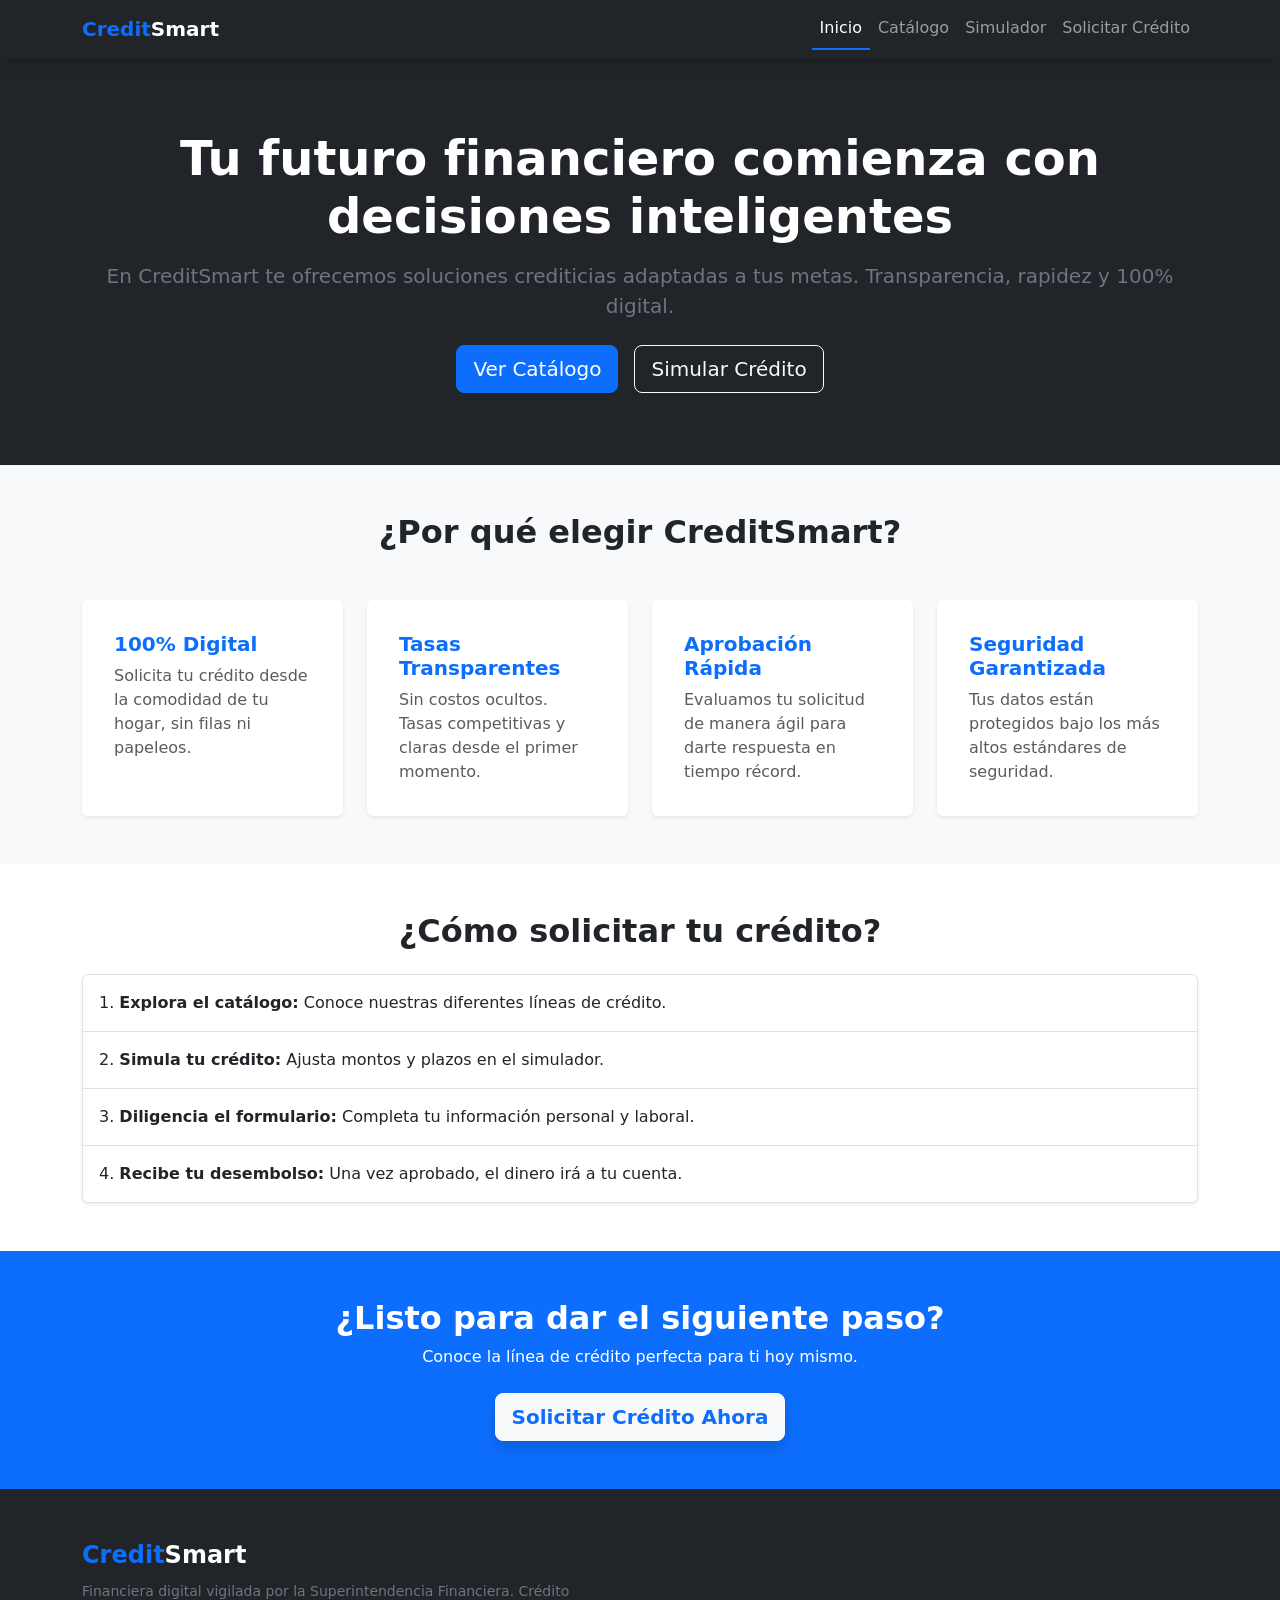
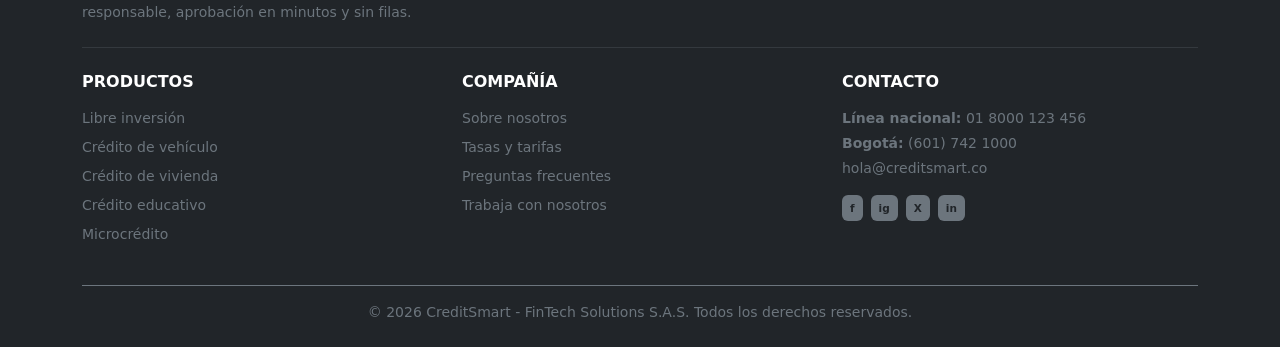
<file: index.html>
<!DOCTYPE html>
<html lang="es">
<head>
    <meta charset="UTF-8">
    <meta name="viewport" content="width=device-width, initial-scale=1.0">
    <title>CreditSmart - Tu Aliado Financiero</title>
    <!-- Bootstrap 5 CSS CDN -->
    <link href="https://cdn.jsdelivr.net/npm/bootstrap@5.3.3/dist/css/bootstrap.min.css" rel="stylesheet">
    <link rel="stylesheet" href="css/styles.css">
</head>
<body class="bg-light">

    <!-- Encabezado Sticky y Navegación -->
    <header class="sticky-top">
        <nav class="navbar navbar-expand-lg navbar-dark bg-dark shadow">
            <div class="container">
                <a class="navbar-brand fw-bold text-primary" href="index.html">Credit<span class="text-white">Smart</span></a>
                <button class="navbar-toggler" type="button" data-bs-toggle="collapse" data-bs-target="#navbarNav">
                    <span class="navbar-toggler-icon"></span>
                </button>
                <div class="collapse navbar-collapse" id="navbarNav">
                    <ul class="navbar-nav ms-auto">
                        <li class="nav-item"><a class="nav-link active" href="index.html">Inicio</a></li>
                        <li class="nav-item"><a class="nav-link" href="catalog.html">Catálogo</a></li>
                        <li class="nav-item"><a class="nav-link" href="simulator.html">Simulador</a></li>
                        <li class="nav-item"><a class="nav-link" href="request.html">Solicitar Crédito</a></li>
                    </ul>
                </div>
            </div>
        </nav>
    </header>

    <main>
        <!-- Hero Section -->
        <section class="bg-dark text-white py-5 text-center">
            <div class="container py-4">
                <h1 class="display-5 fw-bold mb-3">Tu futuro financiero comienza con decisiones inteligentes</h1>
                <p class="lead text-secondary mb-4">En CreditSmart te ofrecemos soluciones crediticias adaptadas a tus metas. Transparencia, rapidez y 100% digital.</p>
                <div class="d-flex justify-content-center gap-3">
                    <a href="catalog.html" class="btn btn-primary btn-lg">Ver Catálogo</a>
                    <a href="simulator.html" class="btn btn-outline-light btn-lg">Simular Crédito</a>
                </div>
            </div>
        </section>

        <!-- Características -->
        <section class="container py-5">
            <h2 class="text-center fw-bold mb-5">¿Por qué elegir CreditSmart?</h2>
            <div class="row row-cols-1 row-cols-md-2 row-cols-lg-4 g-4">
                <div class="col">
                    <div class="card h-100 shadow-sm border-0 p-3">
                        <div class="card-body">
                            <h3 class="h5 card-title text-primary fw-bold">100% Digital</h3>
                            <p class="card-text text-muted">Solicita tu crédito desde la comodidad de tu hogar, sin filas ni papeleos.</p>
                        </div>
                    </div>
                </div>
                <div class="col">
                    <div class="card h-100 shadow-sm border-0 p-3">
                        <div class="card-body">
                            <h3 class="h5 card-title text-primary fw-bold">Tasas Transparentes</h3>
                            <p class="card-text text-muted">Sin costos ocultos. Tasas competitivas y claras desde el primer momento.</p>
                        </div>
                    </div>
                </div>
                <div class="col">
                    <div class="card h-100 shadow-sm border-0 p-3">
                        <div class="card-body">
                            <h3 class="h5 card-title text-primary fw-bold">Aprobación Rápida</h3>
                            <p class="card-text text-muted">Evaluamos tu solicitud de manera ágil para darte respuesta en tiempo récord.</p>
                        </div>
                    </div>
                </div>
                <div class="col">
                    <div class="card h-100 shadow-sm border-0 p-3">
                        <div class="card-body">
                            <h3 class="h5 card-title text-primary fw-bold">Seguridad Garantizada</h3>
                            <p class="card-text text-muted">Tus datos están protegidos bajo los más altos estándares de seguridad.</p>
                        </div>
                    </div>
                </div>
            </div>
        </section>

        <!-- ¿Cómo funciona? -->
        <section class="bg-white py-5">
            <div class="container max-w-lg">
                <h2 class="text-center fw-bold mb-4">¿Cómo solicitar tu crédito?</h2>
                <ol class="list-group list-group-numbered shadow-sm">
                    <li class="list-group-item py-3"><strong>Explora el catálogo:</strong> Conoce nuestras diferentes líneas de crédito.</li>
                    <li class="list-group-item py-3"><strong>Simula tu crédito:</strong> Ajusta montos y plazos en el simulador.</li>
                    <li class="list-group-item py-3"><strong>Diligencia el formulario:</strong> Completa tu información personal y laboral.</li>
                    <li class="list-group-item py-3"><strong>Recibe tu desembolso:</strong> Una vez aprobado, el dinero irá a tu cuenta.</li>
                </ol>
            </div>
        </section>

        <!-- CTA Final -->
        <section class="bg-primary text-white py-5 text-center">
            <div class="container">
                <h2 class="fw-bold mb-2">¿Listo para dar el siguiente paso?</h2>
                <p class="mb-4">Conoce la línea de crédito perfecta para ti hoy mismo.</p>
                <a href="request.html" class="btn btn-light btn-lg text-primary fw-bold shadow">Solicitar Crédito Ahora</a>
            </div>
        </section>
    </main>

    <!-- Contenedor del Footer -->
    <footer class="bg-dark text-white pt-5 pb-4 mt-auto">
        <div class="container">
            <!-- Resumen de la Empresa -->
            <div class="mb-4">
                <a class="navbar-brand fw-bold text-primary fs-4 d-block mb-2" href="index.html">
                    Credit<span class="text-white">Smart</span>
                </a>
                <p class="text-secondary small mb-0" style="max-width: 550px;">
                    Financiera digital vigilada por la Superintendencia Financiera. Crédito responsable, aprobación en minutos y sin filas.
                </p>
            </div>

            <hr class="border-secondary my-4">

            <!-- Columnas de Información -->
            <div class="row g-4 text-secondary small">
                <!-- Productos -->
                <div class="col-6 col-md-4">
                    <h6 class="text-white fw-bold mb-3 text-uppercase">Productos</h6>
                    <ul class="list-unstyled">
                        <li class="mb-2"><span class="text-secondary text-decoration-none">Libre inversión</span></li>
                        <li class="mb-2"><span class="text-secondary text-decoration-none">Crédito de vehículo</span></li>
                        <li class="mb-2"><span class="text-secondary text-decoration-none">Crédito de vivienda</span></li>
                        <li class="mb-2"><span class="text-secondary text-decoration-none">Crédito educativo</span></li>
                        <li class="mb-2"><span class="text-secondary text-decoration-none">Microcrédito</span></li>
                    </ul>
                </div>

                <!-- Compañía -->
                <div class="col-6 col-md-4">
                    <h6 class="text-white fw-bold mb-3 text-uppercase">Compañía</h6>
                    <ul class="list-unstyled">
                        <li class="mb-2"><span class="text-secondary text-decoration-none">Sobre nosotros</span></li>
                        <li class="mb-2"><span class="text-secondary text-decoration-none">Tasas y tarifas</span></li>
                        <li class="mb-2"><span class="text-secondary text-decoration-none">Preguntas frecuentes</span></li>
                        <li class="mb-2"><span class="text-secondary text-decoration-none">Trabaja con nosotros</span></li>
                    </ul>
                </div>

                <!-- Contacto -->
                <div class="col-12 col-md-4">
                    <h6 class="text-white fw-bold mb-3 text-uppercase">Contacto</h6>
                    <p class="mb-1"><strong>Línea nacional:</strong> 01 8000 123 456</p>
                    <p class="mb-1"><strong>Bogotá:</strong> (601) 742 1000</p>
                    <p class="mb-3">hola@creditsmart.co</p>
                    
                    <div class="d-flex gap-2">
                        <span class="badge bg-secondary text-dark p-2">f</span>
                        <span class="badge bg-secondary text-dark p-2">ig</span>
                        <span class="badge bg-secondary text-dark p-2">X</span>
                        <span class="badge bg-secondary text-dark p-2">in</span>
                    </div>
                </div>
            </div>

            <div class="text-center text-secondary small mt-4 pt-3 border-top border-secondary">
                <p class="mb-0">&copy; 2026 CreditSmart - FinTech Solutions S.A.S. Todos los derechos reservados.</p>
            </div>
        </div>
    </footer>

    <script src="https://cdn.jsdelivr.net/npm/bootstrap@5.3.3/dist/js/bootstrap.bundle.min.js"></script>
</body>
</html>
</file>
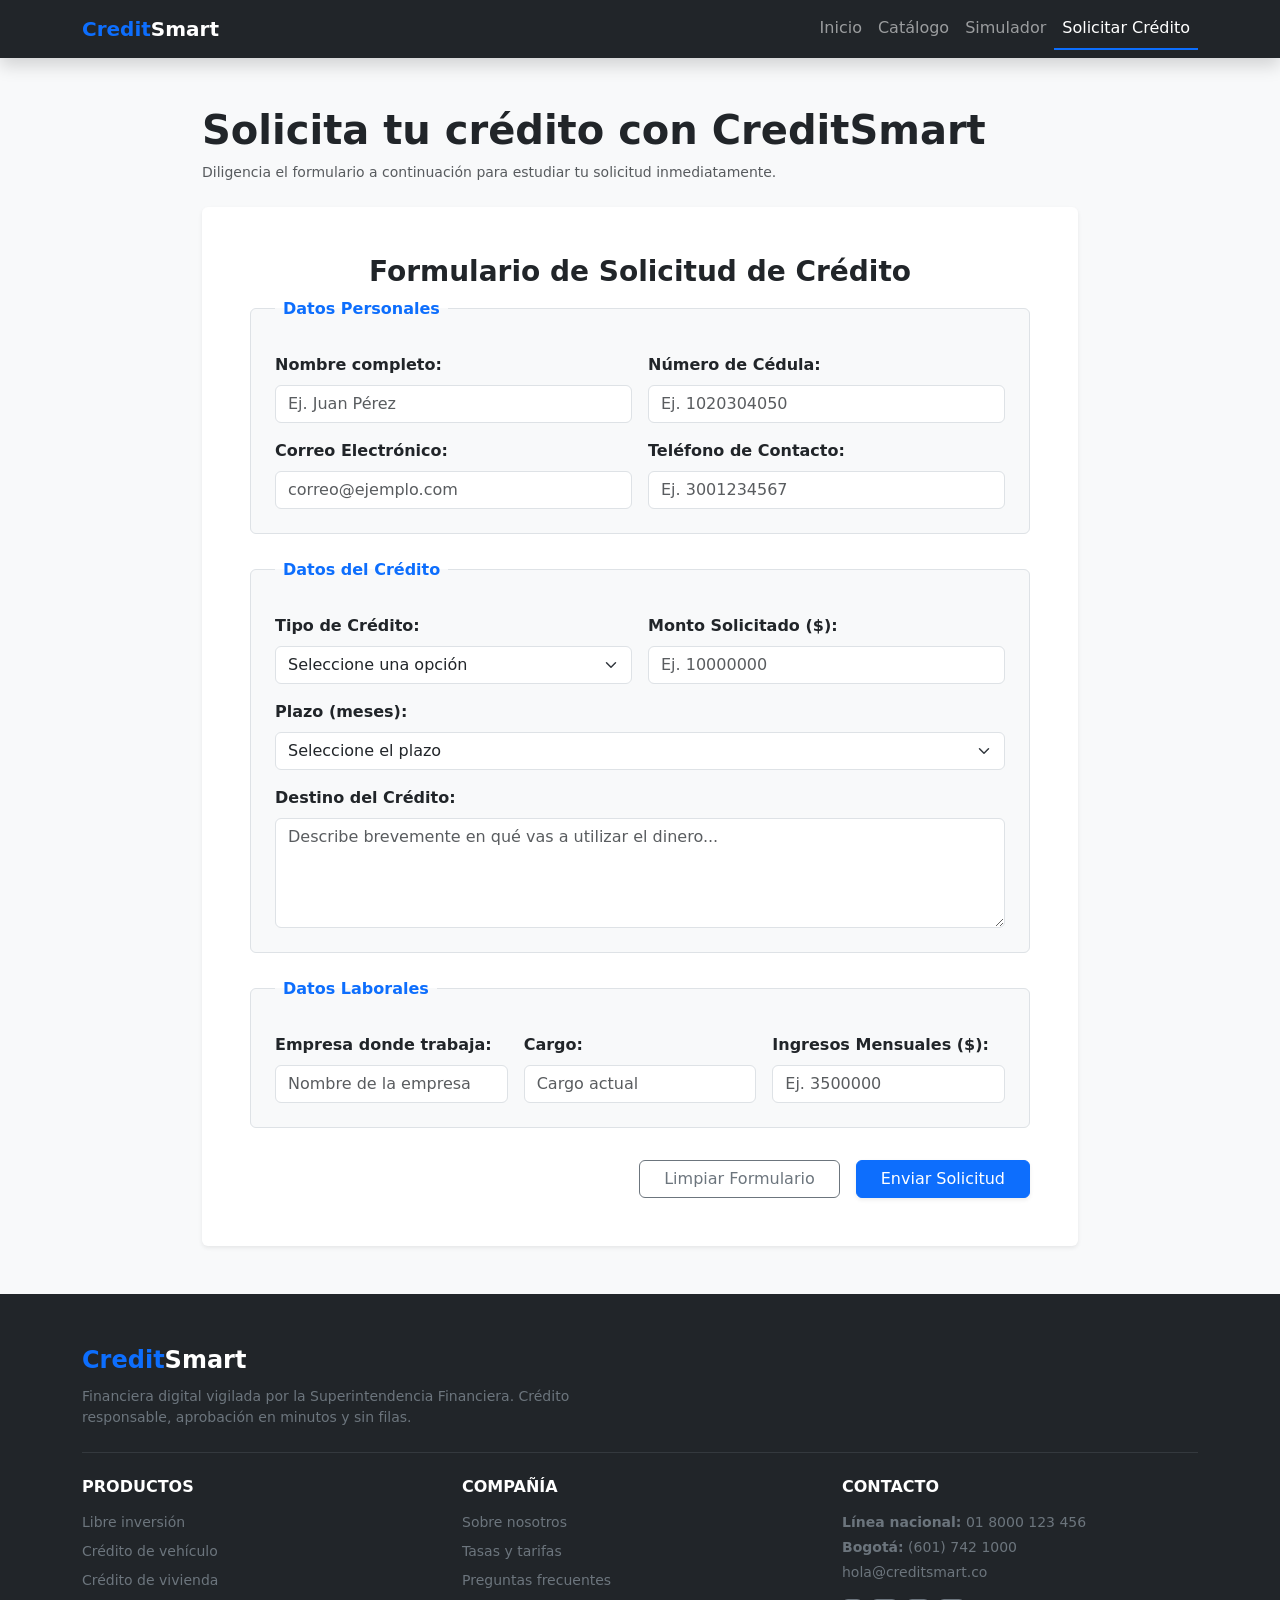
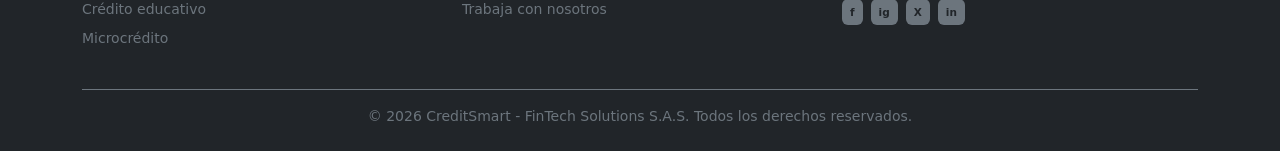
<file: request.html>
<!DOCTYPE html>
<html lang="es">
<head>
    <meta charset="UTF-8">
    <meta name="viewport" content="width=device-width, initial-scale=1.0">
    <title>CreditSmart - Solicitar Crédito</title>
    <link href="https://cdn.jsdelivr.net/npm/bootstrap@5.3.3/dist/css/bootstrap.min.css" rel="stylesheet">
    <link rel="stylesheet" href="css/styles.css">
</head>
<body class="bg-light">

    <header class="sticky-top">
        <nav class="navbar navbar-expand-lg navbar-dark bg-dark shadow">
            <div class="container">
                <a class="navbar-brand fw-bold text-primary" href="index.html">Credit<span class="text-white">Smart</span></a>
                <button class="navbar-toggler" type="button" data-bs-toggle="collapse" data-bs-target="#navbarNav">
                    <span class="navbar-toggler-icon"></span>
                </button>
                <div class="collapse navbar-collapse" id="navbarNav">
                    <ul class="navbar-nav ms-auto">
                        <li class="nav-item"><a class="nav-link" href="index.html">Inicio</a></li>
                        <li class="nav-item"><a class="nav-link" href="catalog.html">Catálogo</a></li>
                        <li class="nav-item"><a class="nav-link" href="simulator.html">Simulador</a></li>
                        <li class="nav-item"><a class="nav-link active" href="request.html">Solicitar Crédito</a></li>
                    </ul>
                </div>
            </div>
        </nav>
    </header>

    <main class="container py-5" style="max-width: 900px;">

        <div class="mb-4">
            <h1 class="fw-bold">Solicita tu crédito con CreditSmart</h1>
            <p class="text-muted small mb-0">Diligencia el formulario a continuación para estudiar tu solicitud inmediatamente.</p>
        </div>

        <section class="card shadow-sm p-4 p-md-5 border-0">
            <h1 class="h3 fw-bold text-center mb-2">Formulario de Solicitud de Crédito</h1>

            <form action="#" method="POST">
                
                <!-- Datos Personales -->
                <fieldset class="border p-4 rounded mb-4 bg-light">
                    <legend class="float-none w-auto px-2 fs-6 fw-bold text-primary">Datos Personales</legend>
                    
                    <div class="row g-3">
                        <div class="col-md-6">
                            <label for="nombre" class="form-label fw-semibold">Nombre completo:</label>
                            <input type="text" id="nombre" name="nombre" class="form-control" required placeholder="Ej. Juan Pérez">
                        </div>

                        <div class="col-md-6">
                            <label for="cedula" class="form-label fw-semibold">Número de Cédula:</label>
                            <input type="number" id="cedula" name="cedula" class="form-control" required placeholder="Ej. 1020304050">
                        </div>

                        <div class="col-md-6">
                            <label for="email" class="form-label fw-semibold">Correo Electrónico:</label>
                            <input type="email" id="email" name="email" class="form-control" required placeholder="correo@ejemplo.com">
                        </div>

                        <div class="col-md-6">
                            <label for="telefono" class="form-label fw-semibold">Teléfono de Contacto:</label>
                            <input type="tel" id="telefono" name="telefono" class="form-control" required placeholder="Ej. 3001234567">
                        </div>
                    </div>
                </fieldset>

                <!-- Datos del Crédito -->
                <fieldset class="border p-4 rounded mb-4 bg-light">
                    <legend class="float-none w-auto px-2 fs-6 fw-bold text-primary">Datos del Crédito</legend>

                    <div class="row g-3">
                        <div class="col-md-6">
                            <label for="tipo-credito" class="form-label fw-semibold">Tipo de Crédito:</label>
                            <select id="tipo-credito" name="tipo-credito" class="form-select" required>
                                <option value="" disabled selected>Seleccione una opción</option>
                                <option value="libre">Crédito Libre Inversión</option>
                                <option value="vehiculo">Crédito Vehículo</option>
                                <option value="vivienda">Crédito Vivienda</option>
                                <option value="educativo">Crédito Educativo</option>
                                <option value="empresarial">Crédito Empresarial</option>
                                <option value="microcredito">Microcrédito Emprendedor</option>
                            </select>
                        </div>

                        <div class="col-md-6">
                            <label for="monto" class="form-label fw-semibold">Monto Solicitado ($):</label>
                            <input type="number" id="monto" name="monto" min="500000" max="300000000" class="form-control" required placeholder="Ej. 10000000">
                        </div>

                        <div class="col-12">
                            <label for="plazo" class="form-label fw-semibold">Plazo (meses):</label>
                            <select id="plazo" name="plazo" class="form-select" required>
                                <option value="" disabled selected>Seleccione el plazo</option>
                                <option value="12">12 meses</option>
                                <option value="24">24 meses</option>
                                <option value="36">36 meses</option>
                                <option value="48">48 meses</option>
                                <option value="60">60 meses</option>
                            </select>
                        </div>

                        <div class="col-12">
                            <label for="destino" class="form-label fw-semibold">Destino del Crédito:</label>
                            <textarea id="destino" name="destino" rows="4" class="form-control" required placeholder="Describe brevemente en qué vas a utilizar el dinero..."></textarea>
                        </div>
                    </div>
                </fieldset>

                <!-- Datos Laborales -->
                <fieldset class="border p-4 rounded mb-4 bg-light">
                    <legend class="float-none w-auto px-2 fs-6 fw-bold text-primary">Datos Laborales</legend>

                    <div class="row g-3">
                        <div class="col-md-4">
                            <label for="empresa" class="form-label fw-semibold">Empresa donde trabaja:</label>
                            <input type="text" id="empresa" name="empresa" class="form-control" required placeholder="Nombre de la empresa">
                        </div>

                        <div class="col-md-4">
                            <label for="cargo" class="form-label fw-semibold">Cargo:</label>
                            <input type="text" id="cargo" name="cargo" class="form-control" required placeholder="Cargo actual">
                        </div>

                        <div class="col-md-4">
                            <label for="ingresos" class="form-label fw-semibold">Ingresos Mensuales ($):</label>
                            <input type="number" id="ingresos" name="ingresos" class="form-control" required placeholder="Ej. 3500000">
                        </div>
                    </div>
                </fieldset>

                <!-- Botones de Acción -->
                <div class="d-flex justify-content-end gap-3 pt-2">
                    <button type="reset" class="btn btn-outline-secondary px-4">Limpiar Formulario</button>
                    <button type="submit" class="btn btn-primary px-4 shadow-sm">Enviar Solicitud</button>
                </div>

            </form>
        </section>
    </main>

    <!-- Contenedor del Footer -->
    <footer class="bg-dark text-white pt-5 pb-4 mt-auto">
        <div class="container">
            <!-- Resumen de la Empresa -->
            <div class="mb-4">
                <a class="navbar-brand fw-bold text-primary fs-4 d-block mb-2" href="index.html">
                    Credit<span class="text-white">Smart</span>
                </a>
                <p class="text-secondary small mb-0" style="max-width: 550px;">
                    Financiera digital vigilada por la Superintendencia Financiera. Crédito responsable, aprobación en minutos y sin filas.
                </p>
            </div>

            <hr class="border-secondary my-4">

            <!-- Columnas de Información -->
            <div class="row g-4 text-secondary small">
                <!-- Productos -->
                <div class="col-6 col-md-4">
                    <h6 class="text-white fw-bold mb-3 text-uppercase">Productos</h6>
                    <ul class="list-unstyled">
                        <li class="mb-2"><span class="text-secondary text-decoration-none">Libre inversión</span></li>
                        <li class="mb-2"><span class="text-secondary text-decoration-none">Crédito de vehículo</span></li>
                        <li class="mb-2"><span class="text-secondary text-decoration-none">Crédito de vivienda</span></li>
                        <li class="mb-2"><span class="text-secondary text-decoration-none">Crédito educativo</span></li>
                        <li class="mb-2"><span class="text-secondary text-decoration-none">Microcrédito</span></li>
                    </ul>
                </div>

                <!-- Compañía -->
                <div class="col-6 col-md-4">
                    <h6 class="text-white fw-bold mb-3 text-uppercase">Compañía</h6>
                    <ul class="list-unstyled">
                        <li class="mb-2"><span class="text-secondary text-decoration-none">Sobre nosotros</span></li>
                        <li class="mb-2"><span class="text-secondary text-decoration-none">Tasas y tarifas</span></li>
                        <li class="mb-2"><span class="text-secondary text-decoration-none">Preguntas frecuentes</span></li>
                        <li class="mb-2"><span class="text-secondary text-decoration-none">Trabaja con nosotros</span></li>
                    </ul>
                </div>

                <!-- Contacto -->
                <div class="col-12 col-md-4">
                    <h6 class="text-white fw-bold mb-3 text-uppercase">Contacto</h6>
                    <p class="mb-1"><strong>Línea nacional:</strong> 01 8000 123 456</p>
                    <p class="mb-1"><strong>Bogotá:</strong> (601) 742 1000</p>
                    <p class="mb-3">hola@creditsmart.co</p>
                    
                    <div class="d-flex gap-2">
                        <span class="badge bg-secondary text-dark p-2">f</span>
                        <span class="badge bg-secondary text-dark p-2">ig</span>
                        <span class="badge bg-secondary text-dark p-2">X</span>
                        <span class="badge bg-secondary text-dark p-2">in</span>
                    </div>
                </div>
            </div>

            <div class="text-center text-secondary small mt-4 pt-3 border-top border-secondary">
                <p class="mb-0">&copy; 2026 CreditSmart - FinTech Solutions S.A.S. Todos los derechos reservados.</p>
            </div>
        </div>
    </footer>

    <script src="https://cdn.jsdelivr.net/npm/bootstrap@5.3.3/dist/js/bootstrap.bundle.min.js"></script>
</body>
</html>
</file>
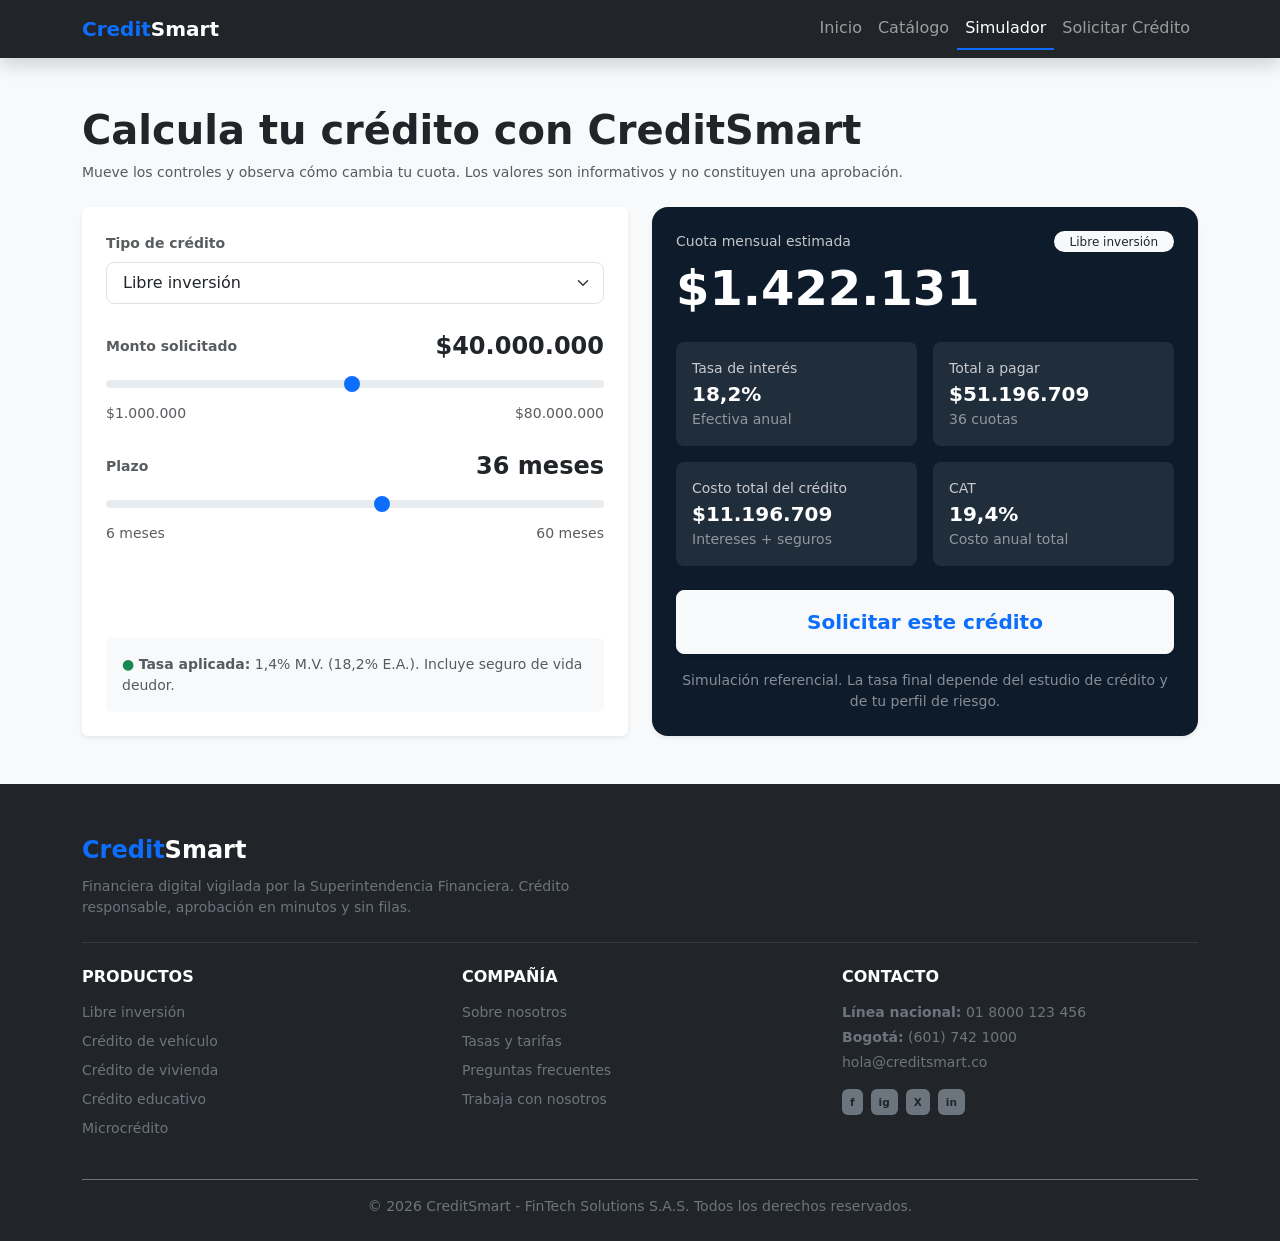
<file: simulator.html>
<!DOCTYPE html>
<html lang="es">
<head>
    <meta charset="UTF-8">
    <meta name="viewport" content="width=device-width, initial-scale=1.0">
    <title>CreditSmart - Simulador de Crédito</title>
    <link href="https://cdn.jsdelivr.net/npm/bootstrap@5.3.3/dist/css/bootstrap.min.css" rel="stylesheet">
    <link rel="stylesheet" href="css/styles.css">
</head>
<body class="bg-light">

    <!-- Header / Navbar -->
    <header class="sticky-top">
        <nav class="navbar navbar-expand-lg navbar-dark bg-dark shadow">
            <div class="container">
                <a class="navbar-brand fw-bold text-primary" href="index.html">Credit<span class="text-white">Smart</span></a>
                <button class="navbar-toggler" type="button" data-bs-toggle="collapse" data-bs-target="#navbarNav">
                    <span class="navbar-toggler-icon"></span>
                </button>
                <div class="collapse navbar-collapse" id="navbarNav">
                    <ul class="navbar-nav ms-auto">
                        <li class="nav-item"><a class="nav-link" href="index.html">Inicio</a></li>
                        <li class="nav-item"><a class="nav-link" href="catalog.html">Catálogo</a></li>
                        <li class="nav-item"><a class="nav-link active" href="simulator.html">Simulador</a></li>
                        <li class="nav-item"><a class="nav-link" href="request.html">Solicitar Crédito</a></li>
                    </ul>
                </div>
            </div>
        </nav>
    </header>

    <!-- Main Content -->
    <main class="container py-5">
        <div class="mb-4">
            <h1 class="fw-bold">Calcula tu crédito con CreditSmart</h1>
            <p class="text-muted small mb-0">Mueve los controles y observa cómo cambia tu cuota. Los valores son informativos y no constituyen una aprobación.</p>
        </div>

        <div class="row g-4">
            <!-- Columna Izquierda: Controles del Simulador -->
            <div class="col-lg-6">
                <div class="card border-0 shadow-sm p-4 h-100">
                    
                    <!-- Tipo de Crédito -->
                    <div class="mb-4">
                        <label for="tipo-credito" class="form-label text-muted fw-semibold small">Tipo de crédito</label>
                        <select id="tipo-credito" class="form-select form-select-lg fs-6">
                            <option value="libre">Libre inversión</option>
                            <option value="vehiculo">Crédito de vehículo</option>
                            <option value="vivienda">Crédito de vivienda</option>
                            <option value="educativo">Crédito educativo</option>
                            <option value="empresarial">Crédito Empresarial</option>
                            <option value="microcredito">Microcrédito Emprendedor</option>
                        </select>
                    </div>

                    <!-- Monto Solicitado -->
                    <div class="mb-4">
                        <div class="d-flex justify-content-between align-items-center mb-2">
                            <label for="monto-range" class="form-label text-muted fw-semibold small mb-0">Monto solicitado</label>
                            <span class="fs-4 fw-bold text-dark">$40.000.000</span>
                        </div>
                        <input type="range" class="form-range" id="monto-range" min="1000000" max="80000000" step="500000" value="40000000">
                        <div class="d-flex justify-content-between text-muted small">
                            <span>$1.000.000</span>
                            <span>$80.000.000</span>
                        </div>
                    </div>

                    <!-- Plazo -->
                    <div class="mb-4">
                        <div class="d-flex justify-content-between align-items-center mb-2">
                            <label for="plazo-range" class="form-label text-muted fw-semibold small mb-0">Plazo</label>
                            <span class="fs-4 fw-bold text-dark">36 meses</span>
                        </div>
                        <input type="range" class="form-range" id="plazo-range" min="6" max="60" step="1" value="36">
                        <div class="d-flex justify-content-between text-muted small">
                            <span>6 meses</span>
                            <span>60 meses</span>
                        </div>
                    </div>

                    <!-- Nota de Tasa -->
                    <div class="alert alert-light border-0 bg-light p-3 mt-auto mb-0">
                        <p class="small text-muted mb-0">
                            <span class="text-success">●</span> <strong>Tasa aplicada:</strong> 1,4% M.V. (18,2% E.A.). Incluye seguro de vida deudor.
                        </p>
                    </div>

                </div>
            </div>

            <!-- Columna Derecha: Tarjeta de Resultados -->
            <div class="col-lg-6">
                <div class="card border-0 shadow-sm p-4 text-white bg-navy rounded-4 h-100 d-flex flex-column justify-content-between">
                    <div>
                        <!-- Encabezado de Resultado -->
                        <div class="d-flex justify-content-between align-items-center mb-2">
                            <span class="small opacity-75">Cuota mensual estimada</span>
                            <span class="badge bg-light text-dark fw-normal rounded-pill px-3">Libre inversión</span>
                        </div>

                        <!-- Cuota Estimada Grande -->
                        <div class="display-5 fw-bold mb-4">$1.422.131</div>

                        <!-- Grilla de Desglose de Valores -->
                        <div class="row g-3">
                            <div class="col-6">
                                <div class="p-3 rounded-3 bg-navy-light">
                                    <div class="small opacity-75">Tasa de interés</div>
                                    <div class="fs-5 fw-bold">18,2%</div>
                                    <div class="small opacity-50">Efectiva anual</div>
                                </div>
                            </div>
                            <div class="col-6">
                                <div class="p-3 rounded-3 bg-navy-light">
                                    <div class="small opacity-75">Total a pagar</div>
                                    <div class="fs-5 fw-bold">$51.196.709</div>
                                    <div class="small opacity-50">36 cuotas</div>
                                </div>
                            </div>
                            <div class="col-6">
                                <div class="p-3 rounded-3 bg-navy-light">
                                    <div class="small opacity-75">Costo total del crédito</div>
                                    <div class="fs-5 fw-bold">$11.196.709</div>
                                    <div class="small opacity-50">Intereses + seguros</div>
                                </div>
                            </div>
                            <div class="col-6">
                                <div class="p-3 rounded-3 bg-navy-light">
                                    <div class="small opacity-75">CAT</div>
                                    <div class="fs-5 fw-bold">19,4%</div>
                                    <div class="small opacity-50">Costo anual total</div>
                                </div>
                            </div>
                        </div>
                    </div>

                    <!-- Botón de Solicitud y Disclaimer -->
                    <div class="mt-4">
                        <a href="request.html" class="btn btn-light text-primary fw-bold w-100 py-3 shadow-sm rounded-3 fs-5">
                            Solicitar este crédito
                        </a>
                        <p class="text-center small opacity-50 mt-3 mb-0">
                            Simulación referencial. La tasa final depende del estudio de crédito y de tu perfil de riesgo.
                        </p>
                    </div>

                </div>
            </div>
        </div>
    </main>

    <!-- Contenedor del Footer -->
    <footer class="bg-dark text-white pt-5 pb-4 mt-auto">
        <div class="container">
            <!-- Resumen de la Empresa -->
            <div class="mb-4">
                <a class="navbar-brand fw-bold text-primary fs-4 d-block mb-2" href="index.html">
                    Credit<span class="text-white">Smart</span>
                </a>
                <p class="text-secondary small mb-0" style="max-width: 550px;">
                    Financiera digital vigilada por la Superintendencia Financiera. Crédito responsable, aprobación en minutos y sin filas.
                </p>
            </div>

            <hr class="border-secondary my-4">

            <!-- Columnas de Información -->
            <div class="row g-4 text-secondary small">
                <!-- Productos -->
                <div class="col-6 col-md-4">
                    <h6 class="text-white fw-bold mb-3 text-uppercase">Productos</h6>
                    <ul class="list-unstyled">
                        <li class="mb-2"><span class="text-secondary text-decoration-none">Libre inversión</span></li>
                        <li class="mb-2"><span class="text-secondary text-decoration-none">Crédito de vehículo</span></li>
                        <li class="mb-2"><span class="text-secondary text-decoration-none">Crédito de vivienda</span></li>
                        <li class="mb-2"><span class="text-secondary text-decoration-none">Crédito educativo</span></li>
                        <li class="mb-2"><span class="text-secondary text-decoration-none">Microcrédito</span></li>
                    </ul>
                </div>

                <!-- Compañía -->
                <div class="col-6 col-md-4">
                    <h6 class="text-white fw-bold mb-3 text-uppercase">Compañía</h6>
                    <ul class="list-unstyled">
                        <li class="mb-2"><span class="text-secondary text-decoration-none">Sobre nosotros</span></li>
                        <li class="mb-2"><span class="text-secondary text-decoration-none">Tasas y tarifas</span></li>
                        <li class="mb-2"><span class="text-secondary text-decoration-none">Preguntas frecuentes</span></li>
                        <li class="mb-2"><span class="text-secondary text-decoration-none">Trabaja con nosotros</span></li>
                    </ul>
                </div>

                <!-- Contacto -->
                <div class="col-12 col-md-4">
                    <h6 class="text-white fw-bold mb-3 text-uppercase">Contacto</h6>
                    <p class="mb-1"><strong>Línea nacional:</strong> 01 8000 123 456</p>
                    <p class="mb-1"><strong>Bogotá:</strong> (601) 742 1000</p>
                    <p class="mb-3">hola@creditsmart.co</p>
                    
                    <div class="d-flex gap-2">
                        <span class="badge bg-secondary text-dark p-2">f</span>
                        <span class="badge bg-secondary text-dark p-2">ig</span>
                        <span class="badge bg-secondary text-dark p-2">X</span>
                        <span class="badge bg-secondary text-dark p-2">in</span>
                    </div>
                </div>
            </div>

            <div class="text-center text-secondary small mt-4 pt-3 border-top border-secondary">
                <p class="mb-0">&copy; 2026 CreditSmart - FinTech Solutions S.A.S. Todos los derechos reservados.</p>
            </div>
        </div>
    </footer>

    <script src="https://cdn.jsdelivr.net/npm/bootstrap@5.3.3/dist/js/bootstrap.bundle.min.js"></script>
</body>
</html>
</file>
<file: css/styles.css>
/* Estilos para el Footer y el Simulador */
body {
    display: flex;
    flex-direction: column;
    min-height: 100vh;
}

main {
    flex: 1;
}

/* Tarjeta oscura del simulador */
.bg-navy {
    background-color: #0d1b2a;
}

.bg-navy-light {
    background-color: rgba(255, 255, 255, 0.08);
}

.nav-link.active {
    border-bottom: 2px solid #0d6efd;
}
</file>
